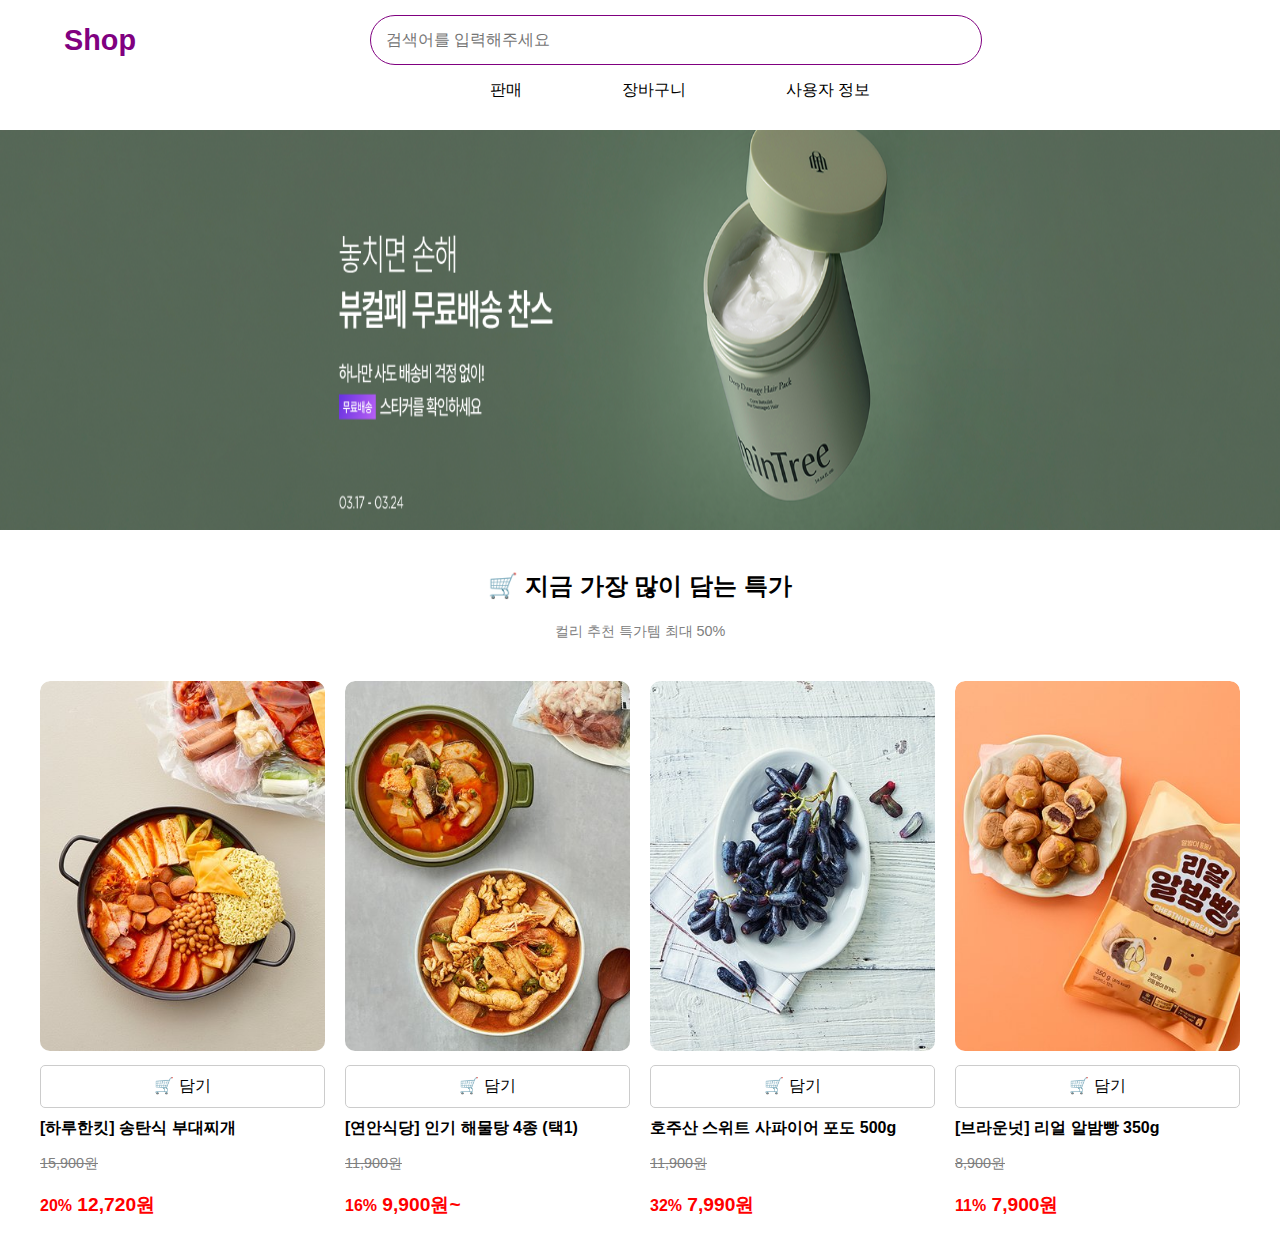
<file: index.html>
<!DOCTYPE html>
<html lang="ko">
  <head>
    <meta charset="UTF-8" />
    <meta name="viewport" content="width=device-width, initial-scale=1.0" />
    <title>Kurly Style Header</title>
    <link rel="stylesheet" href="style.css" />
  </head>
  <body>
    <header>
      <!-- 왼쪽 로고 및 브랜드 네비게이션 -->
      <div class="logo">
        <h1>Shop</h1>
      </div>

      <!-- 중앙 검색창 -->
      <div class="search-container">
        <form action="">
          <input type="text" id="search" placeholder="검색어를 입력해주세요" />
        </form>
      </div>

      <!-- 오른쪽 아이콘 및 로그인 메뉴 -->
      <nav class="sub-nav">
        <ul>
          <li><a href="pages/sale.html">판매</a></li>
          <li><a href="pages/cart.html">장바구니</a></li>
          <li><a href="pages/user.html">사용자 정보</a></li>
        </ul>
      </nav>
    </header>
    <main>
      <section>
        <div class="banner_img">
          <img
            src="./img/9dd099b9-4690-4115-bbef-bdaa6b8ffede.png"
            alt="ㅋㅋ"
            srcset=""
          />
        </div>
      </section>

      <section class="deal-section">
        <h2>🛒 지금 가장 많이 담는 특가</h2>
        <p>컬리 추천 특가템 최대 50%</p>
      </section>
      <div class="product-list">
        <!-- 상품 1 -->
        <div class="product">
          <div class="product-img">
            <img
              src="./img/a872cc78-6dd5-4c7e-9a59-f84128fada19.jpg"
              alt="부대찌개"
            />
          </div>
          <button class="cart-btn">🛒 담기</button>
          <p class="product-title">[하루한킷] 송탄식 부대찌개</p>
          <p class="original-price">15,900원</p>
          <p class="discount"><span>20%</span> 12,720원</p>
        </div>

        <!-- 상품 2 -->
        <div class="product">
          <div class="product-img">
            <img
              src="./img/a0ab99a0-3a50-41d9-96a3-e40b82bfc5db.jpg"
              alt="해물탕"
            />
          </div>
          <button class="cart-btn">🛒 담기</button>
          <p class="product-title">[연안식당] 인기 해물탕 4종 (택1)</p>
          <p class="original-price">11,900원</p>
          <p class="discount"><span>16%</span> 9,900원~</p>
        </div>

        <!-- 상품 3 -->
        <div class="product">
          <div class="product-img">
            <img src="./img/1649037489506l0.jpg" alt="포도" />
          </div>
          <button class="cart-btn">🛒 담기</button>
          <p class="product-title">호주산 스위트 사파이어 포도 500g</p>
          <p class="original-price">11,900원</p>
          <p class="discount"><span>32%</span> 7,990원</p>
        </div>

        <!-- 상품 4 -->
        <div class="product">
          <div class="product-img">
            <img
              src="./img/fa92f4dc-b2e4-4aff-92e2-f96edb3dd8fd.jpg"
              alt="알밤빵"
            />
          </div>
          <button class="cart-btn">🛒 담기</button>
          <p class="product-title">[브라운넛] 리얼 알밤빵 350g</p>
          <p class="original-price">8,900원</p>
          <p class="discount"><span>11%</span> 7,900원</p>
        </div>
      </div>
    </main>
  </body>
</html>
</file>
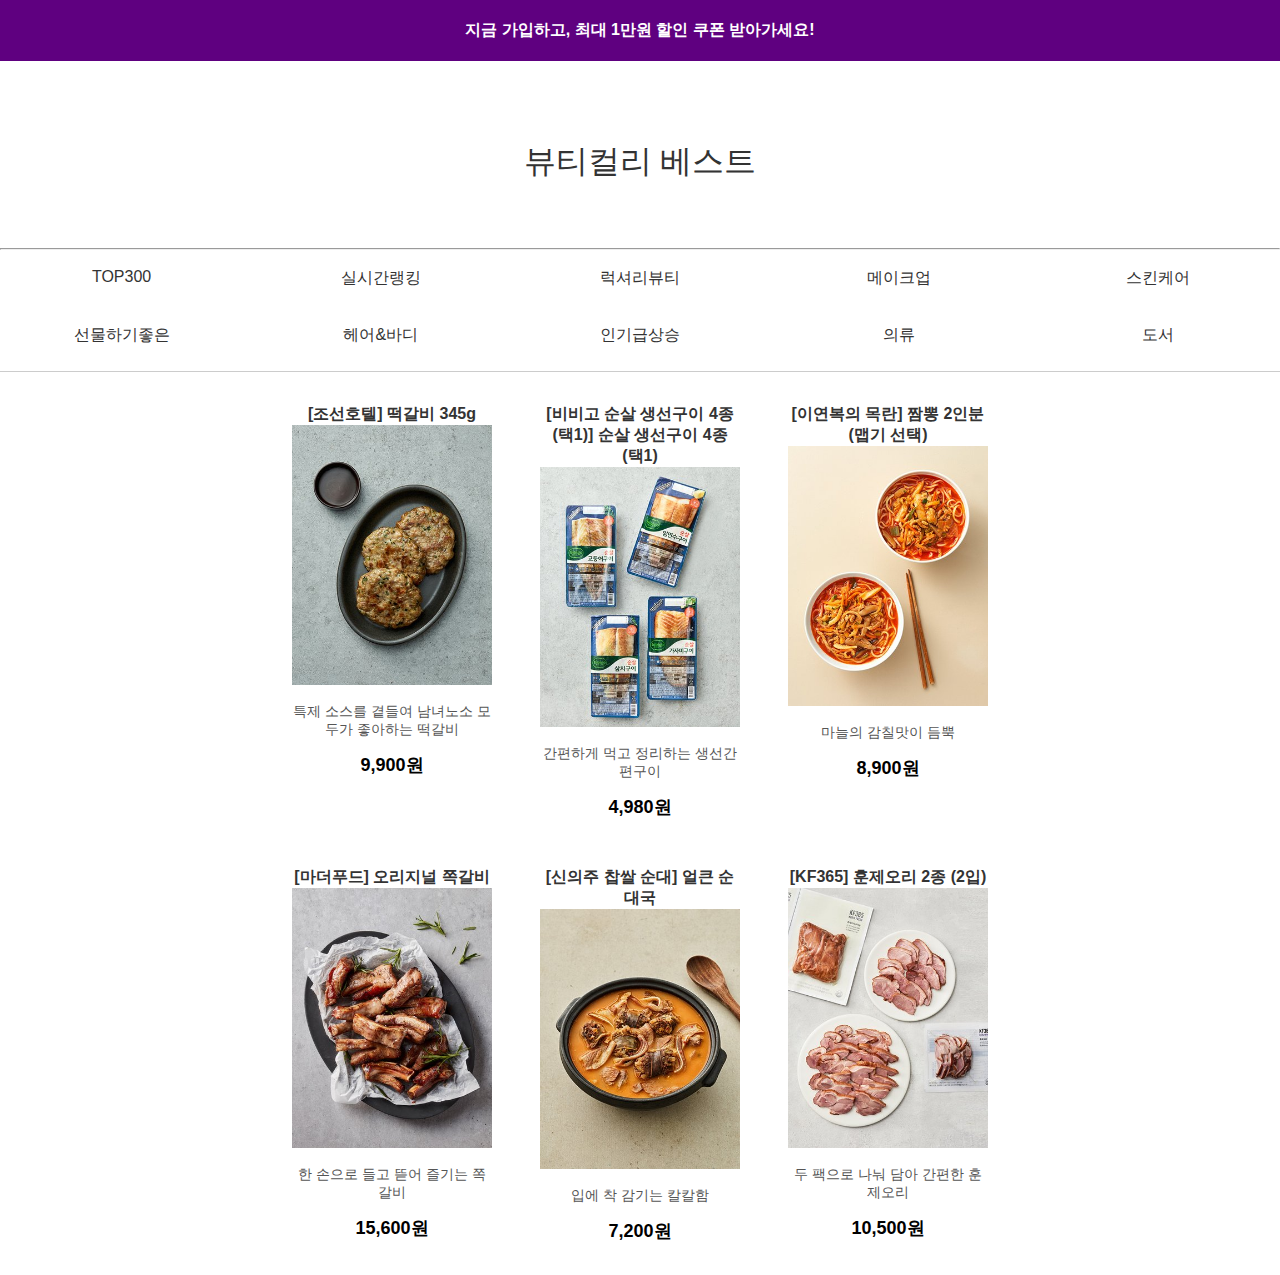
<file: pages/sale.html>
<!DOCTYPE html>
<html lang="en">
  <head>
    <meta charset="UTF-8" />
    <meta name="viewport" content="width=device-width, initial-scale=1.0" />
    <title>판매 페이지</title>
    <link rel="stylesheet" href="../css/sale.css" />
  </head>
  <body>
    <div id="sale-title">
      <span>지금 가입하고, 최대 1만원 할인 쿠폰 받아가세요!</span>
    </div>

    <div id="category">
      <h2>뷰티컬리 베스트</h2>
      <hr />
      <div id="category-text">
        <div>TOP300</div>
        <div>실시간랭킹</div>
        <div>럭셔리뷰티</div>
        <div>메이크업</div>
        <div>스킨케어</div>
        <div>선물하기좋은</div>
        <div>헤어&바디</div>
        <div>인기급상승</div>
        <div>의류</div>
        <div>도서</div>
      </div>
    </div>

    <div id="products-list"></div>

    <script src="../js/products.js"></script>
  </body>
</html>
</file>
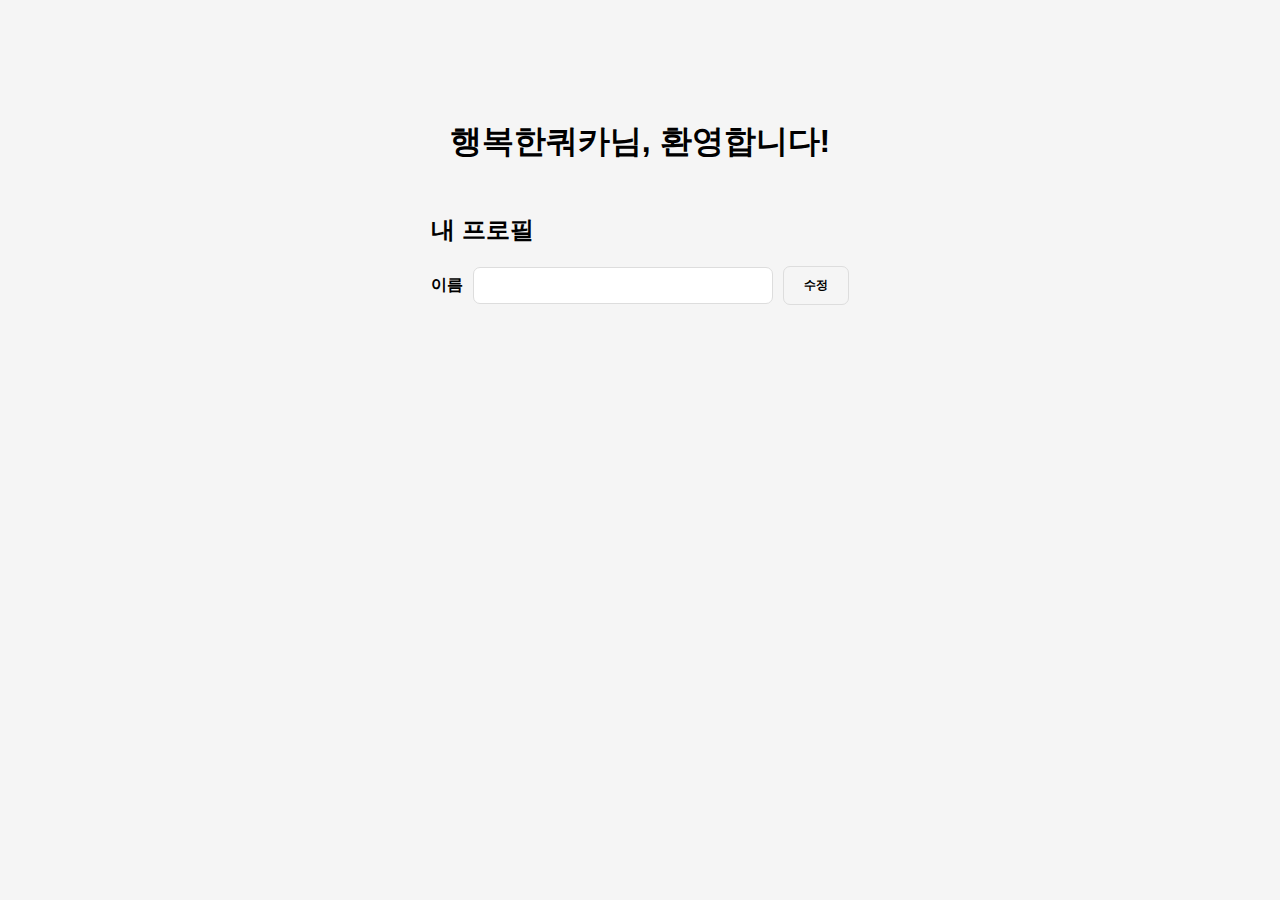
<file: pages/user.html>
<!DOCTYPE html>
<html lang="en">
  <head>
    <meta charset="UTF-8" />
    <meta name="viewport" content="width=device-width, initial-scale=1.0" />
    <title>Document</title>
    <link rel="stylesheet" href="../css/user.css" />
  </head>
  <body>
    <div class="title main-title">
      <h1><span class="username-display"></span>님, 환영합니다!</h1>
    </div>

    <div class="profile-container">
      <div class="title sub-title">내 프로필</div>
      <div class="info">
        <div class="title info-title">이름</div>
        <input type="text" id="username" class="info-input" />
        <div class="button edit-username-button">수정</div>
      </div>
    </div>

    <script src="../js/user.js"></script>
  </body>
</html>
</file>
<file: style.css>
/* 전체 페이지 스타일 */
body {
  margin: 0;
  padding-top: 100px;
  font-family: Arial, sans-serif;
}

/* 헤더 스타일 */
header {
  display: flex;
  align-items: center;
  background-color: white;
  padding: 15px 40px;
  position: fixed;
  top: 0;
  z-index: 1000;
  width: 90%;
  margin: auto;
  left: 50%;
  max-width: 1600px;
  transform: translateX(-50%);
}

/* 왼쪽 로고 */
.logo {
  display: flex;
  align-items: center;
}

.logo h1 {
  font-size: 1.8rem;
  font-weight: bold;
  color: purple;
  margin: 0;
}

/* 중앙 검색창 */
.search-container {
  flex-grow: 1;
  display: flex;
  justify-content: center;
}

.search-container form {
  display: flex;
  align-items: center;
  border: 1px solid purple;
  border-radius: 25px;
  padding: 5px;
  width: 600px;
}

#search {
  border: none;
  padding: 10px;
  width: 100%;
  outline: none;
  font-size: 1rem;
  border-radius: 25px;
}

/* 서브 네비게이션 */
.sub-nav {
  background-color: white;
  padding: 10px 40px;
  position: fixed;
  top: 70px;
  left: 0;
  width: 100%;
  z-index: 999;
}

.sub-nav ul {
  display: flex;
  list-style: none;
  padding: 0;
  margin: 0;
  justify-content: center;
}

.sub-nav ul li {
  margin: 0 50px;
}

.sub-nav ul li a {
  text-decoration: none;
  color: black;
  font-size: 1rem;
}

.sub-nav ul li a i {
  margin-right: 5px;
}

/* 배너 이미지 컨테이너 */
.banner_img {
  width: 100%;
  margin: 30px 0;
  overflow: hidden;
}

/* 배너 이미지 */
.banner_img img {
  width: 100%;
  height: auto;
  height: 400px;
  display: block;
}

/* 섹션 제목 */
.deal-section {
  margin: 40px 0;
  text-align: center;
}

.deal-section h2 {
  font-size: 1.5rem;
  font-weight: bold;
}

.deal-section p {
  font-size: 0.9rem;
  color: gray;
}

/* 상품 리스트 (그리드 레이아웃) */
.product-list {
  display: grid;
  grid-template-columns: repeat(4, 1fr);
  gap: 20px;
  max-width: 1200px;
  margin: 0 auto;
}

/* 상품 이미지 */
.product-img {
  position: relative;
  overflow: hidden;
  border-radius: 10px;
}

.product-img img {
  width: 100%;
  border-radius: 10px;
}

/* 장바구니 버튼 */
.cart-btn {
  width: 100%;
  padding: 10px;
  margin-top: 10px;
  border: 1px solid #ccc;
  background: white;
  font-size: 1rem;
  border-radius: 5px;
}

/* 상품명 */
.product-title {
  font-size: 1rem;
  font-weight: bold;
  margin: 10px 0;
}

/* 원래 가격 */
.original-price {
  font-size: 0.9rem;
  color: gray;
  text-decoration: line-through;
}

/* 할인 가격 */
.discount {
  font-size: 1.2rem;
  font-weight: bold;
  color: red;
}

.discount span {
  font-size: 1rem;
  color: red;
  font-weight: bold;
}
</file>
<file: css/sale.css>
body {
  width: 100vw;
  color: #333;
  font-family: Arial, sans-serif;
  margin: 0;
  padding: 0;
  display: flex;
  flex-direction: column;
  align-items: center;
}

#sale-title {
  width: 100%;
  text-align: center;
  padding: 20px;
  background-color: rgb(95, 0, 128);
  color: white;
  font-size: 1em;
  font-weight: bold;
}

#category {
  text-align: center;
  width: 100%;
  padding: 15px;
  border-bottom: 1px solid #ccc;
  background-color: #ffffff;
  overflow-x: auto;
}

#category h2 {
  font-size: 2em;
  font-weight: 500;
  margin: 2em;
  color: #333;
}

#category-text {
  display: grid;
  grid-template-columns: repeat(5, 1fr);
  gap: 1em;
  justify-items: center;
}

#category-text div {
  padding: 10px 20px;
  color: #333;
  font-size: 1rem;
  cursor: pointer;
}

#category-text div:hover {
  padding: 10px 20px;
  font-weight: bold;
  color: rgb(95, 0, 128);
  font-size: 1rem;
  cursor: pointer;
  transition: background-color 0.3s ease;
}

#products-list {
  display: grid;
  grid-template-columns: repeat(3, 1fr);
  padding: 1em;
  gap: 1em;
  justify-items: center;
}
</file>
<file: css/user.css>
:root {
  --border-color: #dddddd;
  --border-radius: 7px;

  --button-padding: 10px 20px;
  --button-font-size: 12px;
}

* {
  margin: 0;
  padding: 0;
  box-sizing: border-box;
  font-family: 'Noto Sans KR', sans-serif;
}

body {
  background-color: #f5f5f5;
  min-height: 100vh;

  display: flex;
  flex-direction: column;
  /* justify-content: center; */
  align-items: center;
  padding: 20px;
}

.title {
  font-weight: 600;
}

.main-title {
  margin-top: 100px;
  margin-bottom: 50px;
}

.sub-title {
  font-size: 24px;
  margin-bottom: 20px;
}

.info-title {
  margin-right: 10px;
}

.profile-container {
  /* width: 400px; */
}

.info {
  display: flex;
  flex-direction: row;
  align-items: center;
  margin-bottom: 10px;
}

.button {
  cursor: pointer;
  border: solid 1px var(--border-color);
  padding: var(--button-padding);
  font-size: var(--button-font-size);
  font-weight: 600;
  border-radius: var(--border-radius);
}
.button:hover {
  background-color: var(--border-color);
}

input {
  padding: 10px;
  border: 1px solid var(--border-color);
  border-radius: var(--border-radius);
  outline: none;
  transition: border-color 0.3s;
  width: 300px;
}

.info-input {
  margin-right: 10px;
}
</file>
